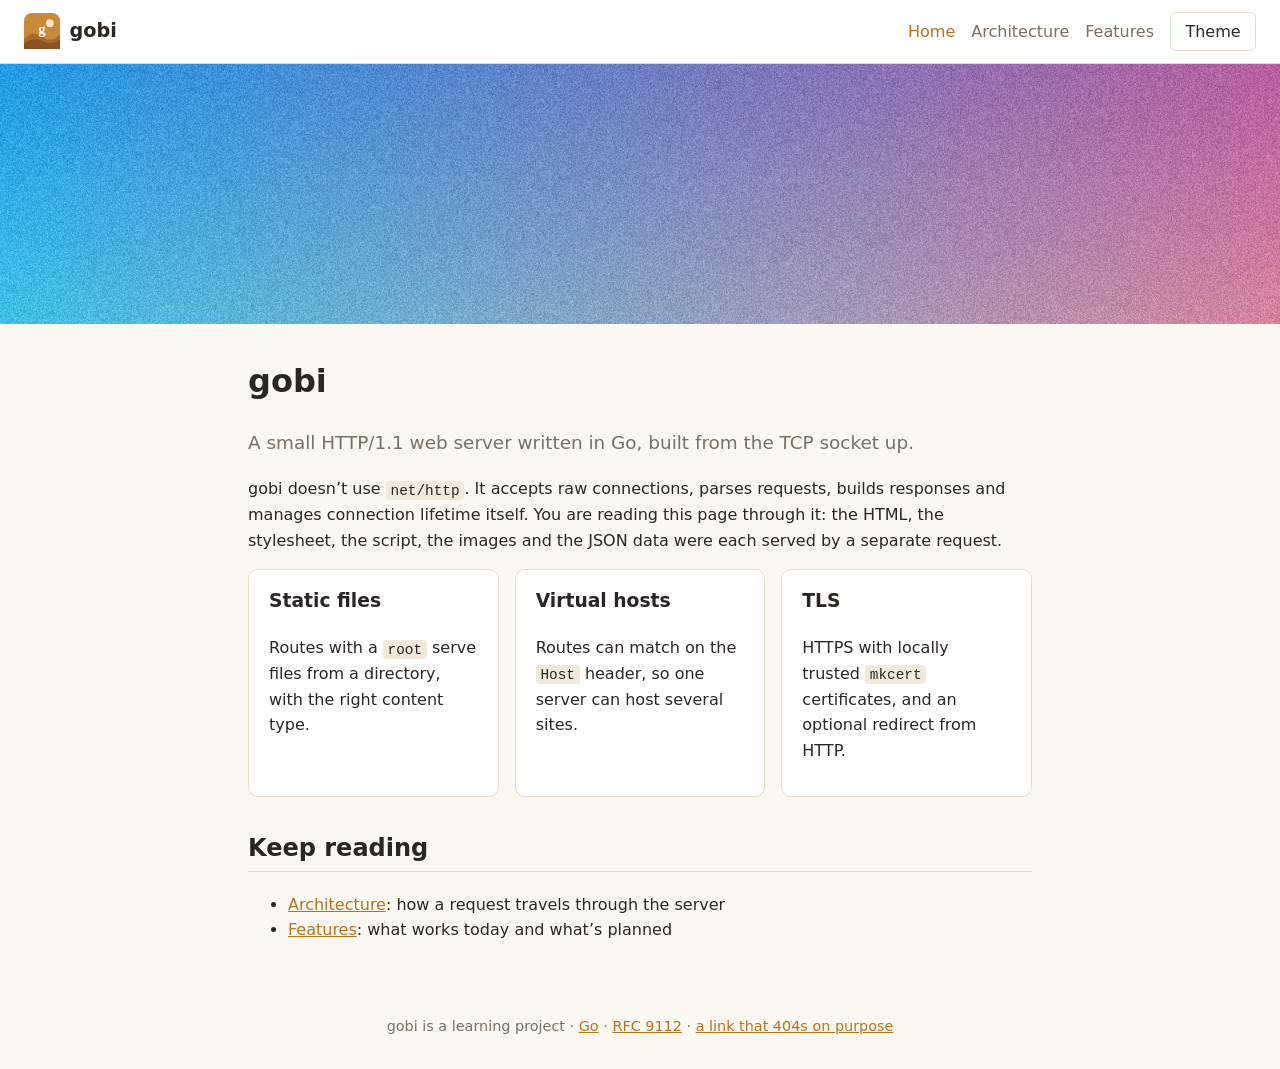
<file: tools/www/demo/index.html>
<!doctype html>
<html lang="en">
  <head>
    <meta charset="utf-8">
    <meta name="viewport" content="width=device-width, initial-scale=1">
    <title>Home | gobi</title>
    <link rel="icon" href="img/logo.svg" type="image/svg+xml">
    <link rel="stylesheet" href="css/style.css?v=2">
  </head>
  <body>
    <header class="site">
      <a class="brand" href="index.html"><img src="img/logo.svg" alt="gobi logo">gobi</a>
      <nav>
        <a href="index.html" aria-current="page">Home</a>
        <a href="architecture.html">Architecture</a>
        <a href="features.html">Features</a>
      </nav>
      <button id="theme-toggle" type="button">Theme</button>
    </header>
    <img class="banner" src="img/banner.jpg" alt="Abstract gradient banner" width="1600" height="420">
    <main>
      <h1>gobi</h1>
      <p class="lead">A small HTTP/1.1 web server written in Go, built from the TCP socket up.</p>
      <p>
        gobi doesn&rsquo;t use <code>net/http</code>. It accepts raw connections, parses requests,
        builds responses and manages connection lifetime itself. You are reading this page
        through it: the HTML, the stylesheet, the script, the images and the JSON data
        were each served by a separate request.
      </p>

      <div class="cards">
        <div class="card">
          <h3>Static files</h3>
          <p>Routes with a <code>root</code> serve files from a directory, with the right content type.</p>
        </div>
        <div class="card">
          <h3>Virtual hosts</h3>
          <p>Routes can match on the <code>Host</code> header, so one server can host several sites.</p>
        </div>
        <div class="card">
          <h3>TLS</h3>
          <p>HTTPS with locally trusted <code>mkcert</code> certificates, and an optional redirect from HTTP.</p>
        </div>
      </div>

      <h2>Keep reading</h2>
      <ul>
        <li><a href="architecture.html">Architecture</a>: how a request travels through the server</li>
        <li><a href="features.html">Features</a>: what works today and what&rsquo;s planned</li>
      </ul>
    </main>
    <footer>
      gobi is a learning project &middot;
      <a href="https://go.dev/">Go</a> &middot;
      <a href="https://datatracker.ietf.org/doc/html/rfc9112">RFC 9112</a> &middot;
      <a href="missing.html">a link that 404s on purpose</a>
    </footer>
    <script src="js/app.js"></script>
  </body>
</html>
</file>
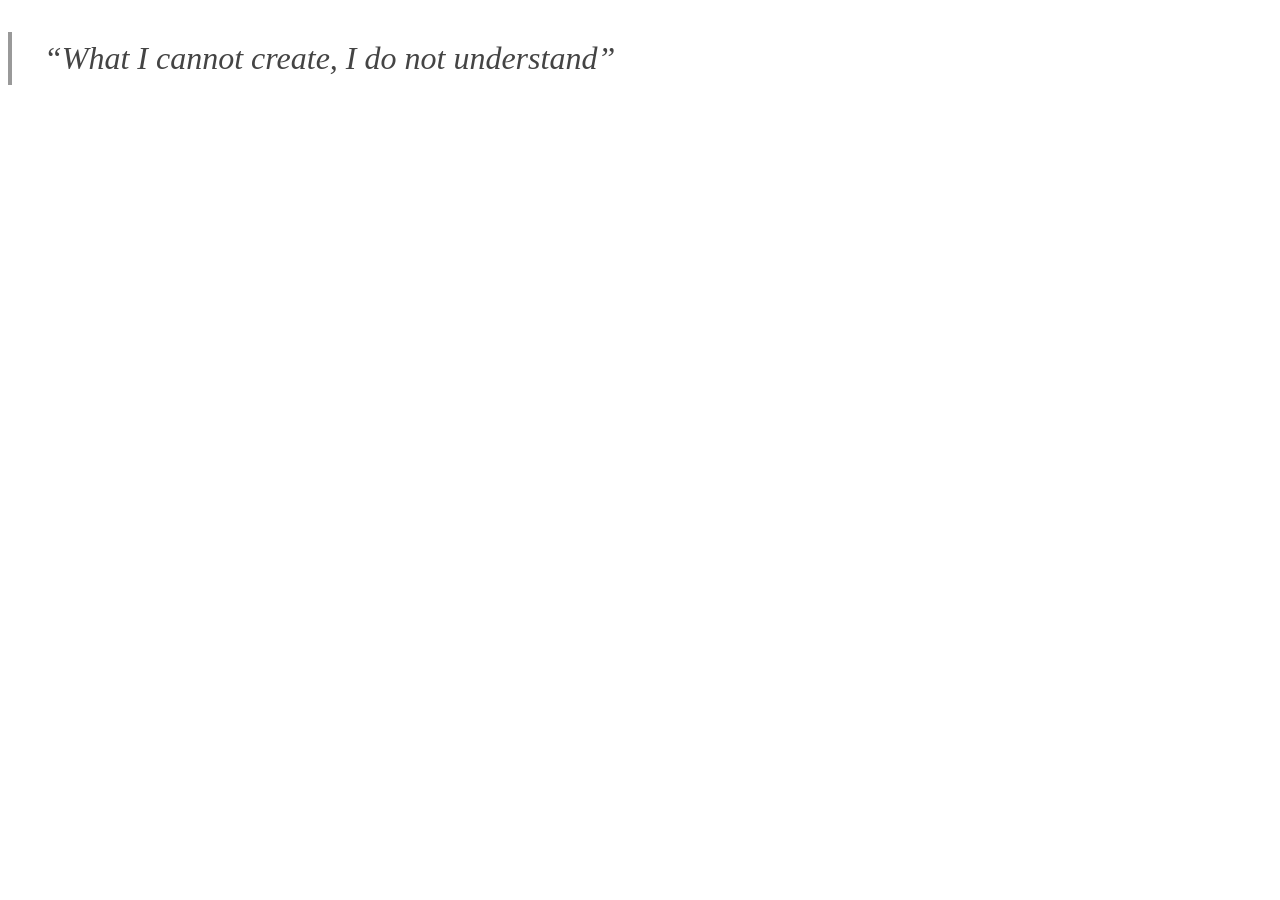
<file: tools/www/gobi/index.html>
<html>
  <head>
    <title>Gobi Web Server</title>
    <style>
      h1.quote {
        font-family: Georgia, "Times New Roman", serif;
        font-style: italic;
        font-weight: normal;
        max-width: 32em;
        margin: 1em 0;
        padding: 0.25em 1em;
        border-left: 4px solid #999;
        color: #444;
      }
      h1.quote::before { content: "\201C"; }
      h1.quote::after { content: "\201D"; }
    </style>
  </head>
  <body>
    <h1 class="quote">What I cannot create, I do not understand</h1>
  </body>
</html>
</file>
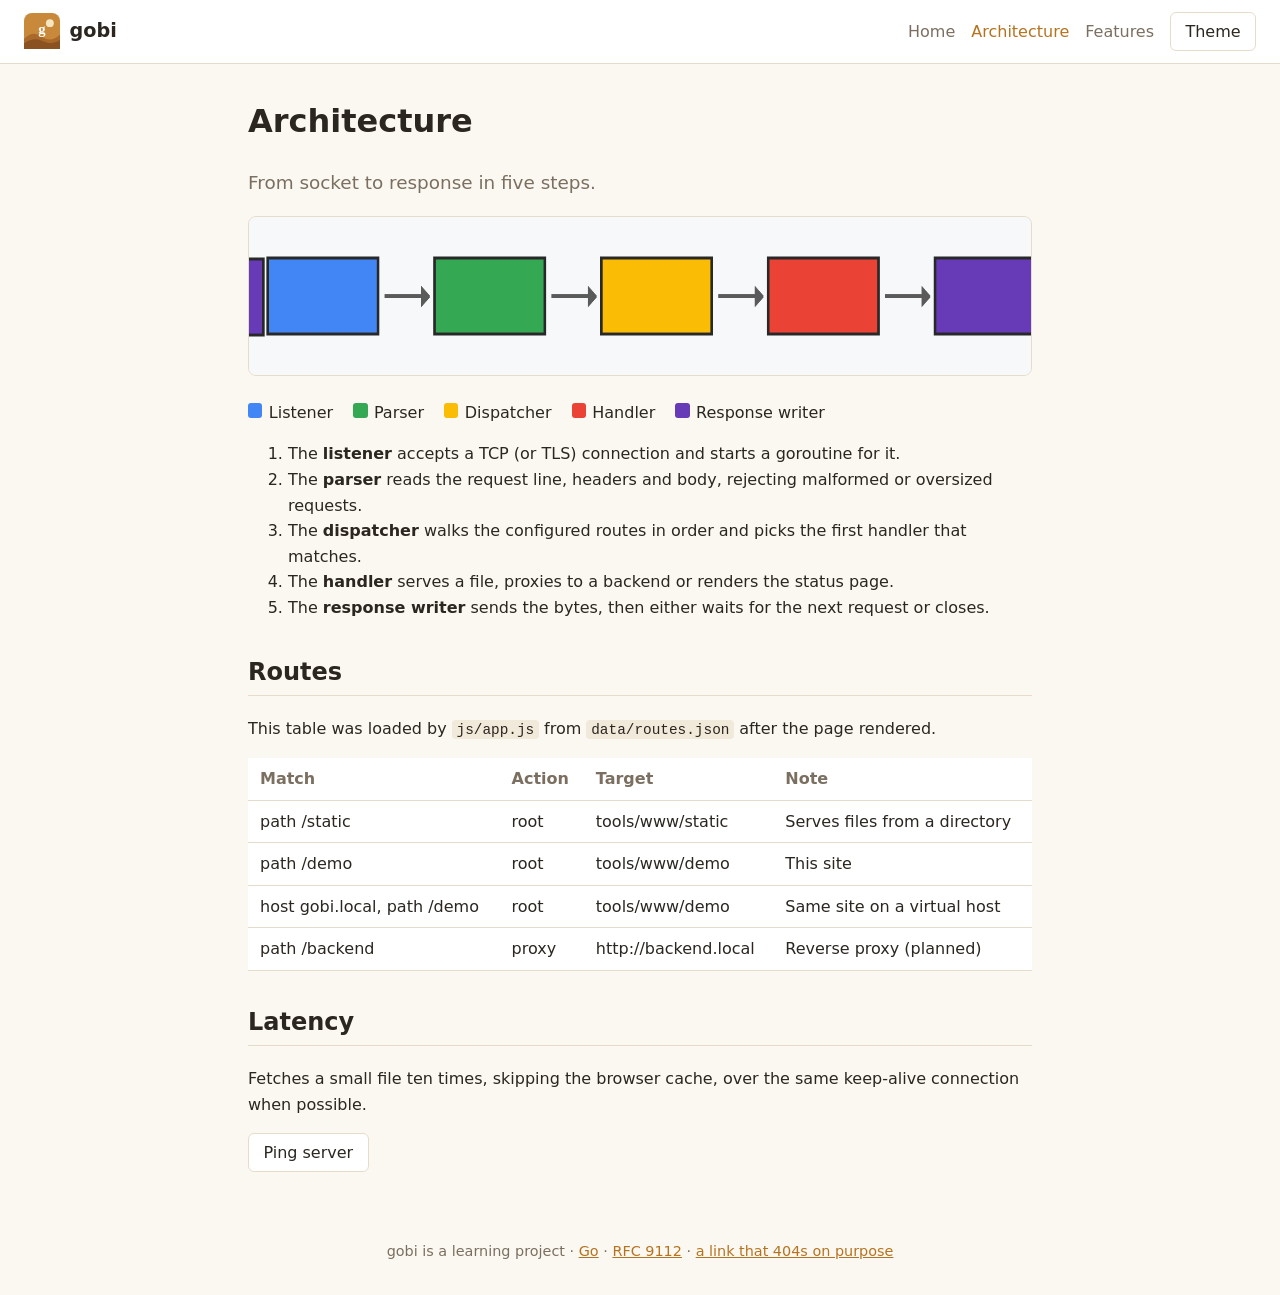
<file: tools/www/demo/architecture.html>
<!doctype html>
<html lang="en">
  <head>
    <meta charset="utf-8">
    <meta name="viewport" content="width=device-width, initial-scale=1">
    <title>Architecture | gobi</title>
    <link rel="icon" href="img/logo.svg" type="image/svg+xml">
    <link rel="stylesheet" href="css/style.css?v=2">
  </head>
  <body>
    <header class="site">
      <a class="brand" href="index.html"><img src="img/logo.svg" alt="gobi logo">gobi</a>
      <nav>
        <a href="index.html">Home</a>
        <a href="architecture.html" aria-current="page">Architecture</a>
        <a href="features.html">Features</a>
      </nav>
      <button id="theme-toggle" type="button">Theme</button>
    </header>
    <main>
      <h1>Architecture</h1>
      <p class="lead">From socket to response in five steps.</p>

      <img class="diagram" src="img/diagram.png" alt="Five boxes joined by arrows showing the request flow" width="900" height="160">
      <ul class="legend">
        <li style="--swatch:#4285f4">Listener</li>
        <li style="--swatch:#34a853">Parser</li>
        <li style="--swatch:#fbbc05">Dispatcher</li>
        <li style="--swatch:#ea4335">Handler</li>
        <li style="--swatch:#673ab7">Response writer</li>
      </ul>

      <ol>
        <li>The <strong>listener</strong> accepts a TCP (or TLS) connection and starts a goroutine for it.</li>
        <li>The <strong>parser</strong> reads the request line, headers and body, rejecting malformed or oversized requests.</li>
        <li>The <strong>dispatcher</strong> walks the configured routes in order and picks the first handler that matches.</li>
        <li>The <strong>handler</strong> serves a file, proxies to a backend or renders the status page.</li>
        <li>The <strong>response writer</strong> sends the bytes, then either waits for the next request or closes.</li>
      </ol>

      <h2>Routes</h2>
      <p>This table was loaded by <code>js/app.js</code> from <code>data/routes.json</code> after the page rendered.</p>
      <table id="routes-table">
        <thead><tr><th>Match</th><th>Action</th><th>Target</th><th>Note</th></tr></thead>
        <tbody></tbody>
      </table>

      <h2>Latency</h2>
      <p>Fetches a small file ten times, skipping the browser cache, over the same keep-alive connection when possible.</p>
      <button id="ping" type="button">Ping server</button>
      <div id="ping-result" class="ping-result"></div>
    </main>
    <footer>
      gobi is a learning project &middot;
      <a href="https://go.dev/">Go</a> &middot;
      <a href="https://datatracker.ietf.org/doc/html/rfc9112">RFC 9112</a> &middot;
      <a href="missing.html">a link that 404s on purpose</a>
    </footer>
    <script src="js/app.js"></script>
  </body>
</html>
</file>
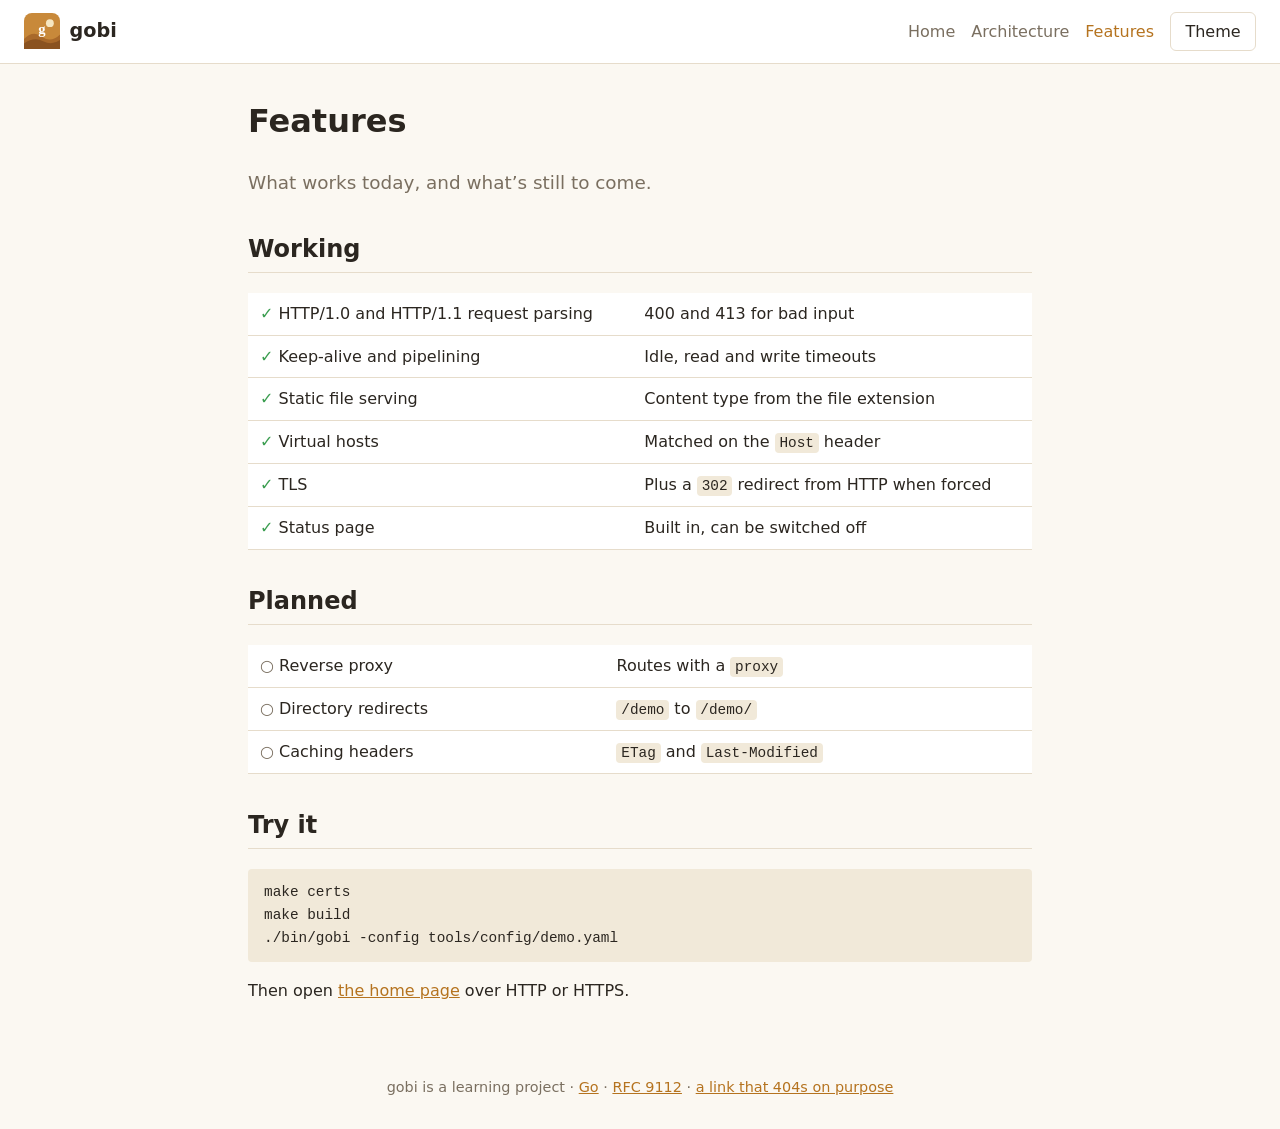
<file: tools/www/demo/features.html>
<!doctype html>
<html lang="en">
  <head>
    <meta charset="utf-8">
    <meta name="viewport" content="width=device-width, initial-scale=1">
    <title>Features | gobi</title>
    <link rel="icon" href="img/logo.svg" type="image/svg+xml">
    <link rel="stylesheet" href="css/style.css?v=2">
  </head>
  <body>
    <header class="site">
      <a class="brand" href="index.html"><img src="img/logo.svg" alt="gobi logo">gobi</a>
      <nav>
        <a href="index.html">Home</a>
        <a href="architecture.html">Architecture</a>
        <a href="features.html" aria-current="page">Features</a>
      </nav>
      <button id="theme-toggle" type="button">Theme</button>
    </header>
    <main>
      <h1>Features</h1>
      <p class="lead">What works today, and what&rsquo;s still to come.</p>

      <h2>Working</h2>
      <table>
        <tbody>
          <tr><td class="status-done">HTTP/1.0 and HTTP/1.1 request parsing</td><td>400 and 413 for bad input</td></tr>
          <tr><td class="status-done">Keep-alive and pipelining</td><td>Idle, read and write timeouts</td></tr>
          <tr><td class="status-done">Static file serving</td><td>Content type from the file extension</td></tr>
          <tr><td class="status-done">Virtual hosts</td><td>Matched on the <code>Host</code> header</td></tr>
          <tr><td class="status-done">TLS</td><td>Plus a <code>302</code> redirect from HTTP when forced</td></tr>
          <tr><td class="status-done">Status page</td><td>Built in, can be switched off</td></tr>
        </tbody>
      </table>

      <h2>Planned</h2>
      <table>
        <tbody>
          <tr><td class="status-planned">Reverse proxy</td><td>Routes with a <code>proxy</code></td></tr>
          <tr><td class="status-planned">Directory redirects</td><td><code>/demo</code> to <code>/demo/</code></td></tr>
          <tr><td class="status-planned">Caching headers</td><td><code>ETag</code> and <code>Last-Modified</code></td></tr>
        </tbody>
      </table>

      <h2>Try it</h2>
<pre>make certs
make build
./bin/gobi -config tools/config/demo.yaml</pre>
      <p>Then open <a href="index.html">the home page</a> over HTTP or HTTPS.</p>
    </main>
    <footer>
      gobi is a learning project &middot;
      <a href="https://go.dev/">Go</a> &middot;
      <a href="https://datatracker.ietf.org/doc/html/rfc9112">RFC 9112</a> &middot;
      <a href="missing.html">a link that 404s on purpose</a>
    </footer>
    <script src="js/app.js"></script>
  </body>
</html>
</file>
<file: tools/www/demo/css/style.css>
:root {
  --bg: #fbf8f2;
  --fg: #2b2620;
  --muted: #7a6f60;
  --accent: #b5731f;
  --card: #fff;
  --border: #e6dccb;
  --code-bg: #f1e9d9;
}

:root[data-theme="dark"] {
  --bg: #1d1a16;
  --fg: #ece4d6;
  --muted: #a89c88;
  --accent: #e0a24f;
  --card: #26221d;
  --border: #3a342b;
  --code-bg: #2f2a23;
}

* { box-sizing: border-box; }

body {
  margin: 0;
  background: var(--bg);
  color: var(--fg);
  font: 16px/1.6 system-ui, -apple-system, "Segoe UI", sans-serif;
}

a { color: var(--accent); }

header.site {
  display: flex;
  align-items: center;
  gap: 1rem;
  padding: 0.75rem 1.5rem;
  border-bottom: 1px solid var(--border);
  background: var(--card);
}

header.site .brand {
  display: flex;
  align-items: center;
  gap: 0.6rem;
  font-weight: 700;
  font-size: 1.2rem;
  color: var(--fg);
  text-decoration: none;
}

header.site .brand img { width: 36px; height: 36px; }
header.site nav { display: flex; gap: 1rem; margin-left: auto; }
header.site nav a { text-decoration: none; color: var(--muted); }
header.site nav a:hover, header.site nav a[aria-current="page"] { color: var(--accent); }

button {
  font: inherit;
  padding: 0.35rem 0.9rem;
  border: 1px solid var(--border);
  border-radius: 6px;
  background: var(--card);
  color: var(--fg);
  cursor: pointer;
}

button:hover { border-color: var(--accent); }
button:disabled { opacity: 0.6; cursor: progress; }

.banner {
  width: 100%;
  max-height: 260px;
  object-fit: cover;
  display: block;
}

main { max-width: 52rem; margin: 0 auto; padding: 1.5rem; }
h1 { font-size: 2rem; margin-top: 0.5rem; }
h2 { margin-top: 2rem; border-bottom: 1px solid var(--border); padding-bottom: 0.25rem; }
.lead { font-size: 1.15rem; color: var(--muted); }

.cards { display: grid; grid-template-columns: repeat(auto-fit, minmax(14rem, 1fr)); gap: 1rem; }
.card { background: var(--card); border: 1px solid var(--border); border-radius: 10px; padding: 1rem 1.25rem; }
.card h3 { margin-top: 0; }

code, pre { background: var(--code-bg); border-radius: 4px; font-family: ui-monospace, Menlo, monospace; font-size: 0.9em; }
code { padding: 0.1rem 0.3rem; }
pre { padding: 0.75rem 1rem; overflow-x: auto; }

table { width: 100%; border-collapse: collapse; margin: 1rem 0; background: var(--card); }
th, td { text-align: left; padding: 0.5rem 0.75rem; border-bottom: 1px solid var(--border); }
th { color: var(--muted); font-weight: 600; }

.diagram { max-width: 100%; border: 1px solid var(--border); border-radius: 8px; }
.legend { display: flex; flex-wrap: wrap; gap: 0.5rem 1.25rem; padding: 0; list-style: none; }
.legend li::before { content: ""; display: inline-block; width: 0.9em; height: 0.9em; margin-right: 0.4em; border-radius: 3px; background: var(--swatch); }

.ping-result { margin-top: 0.75rem; font-family: ui-monospace, Menlo, monospace; }
.status-done::before { content: "\2713  "; color: #3a9d4f; }
.status-planned::before { content: "\25CB  "; color: var(--muted); }

footer { text-align: center; color: var(--muted); padding: 2rem 1rem; font-size: 0.9rem; }
</file>
